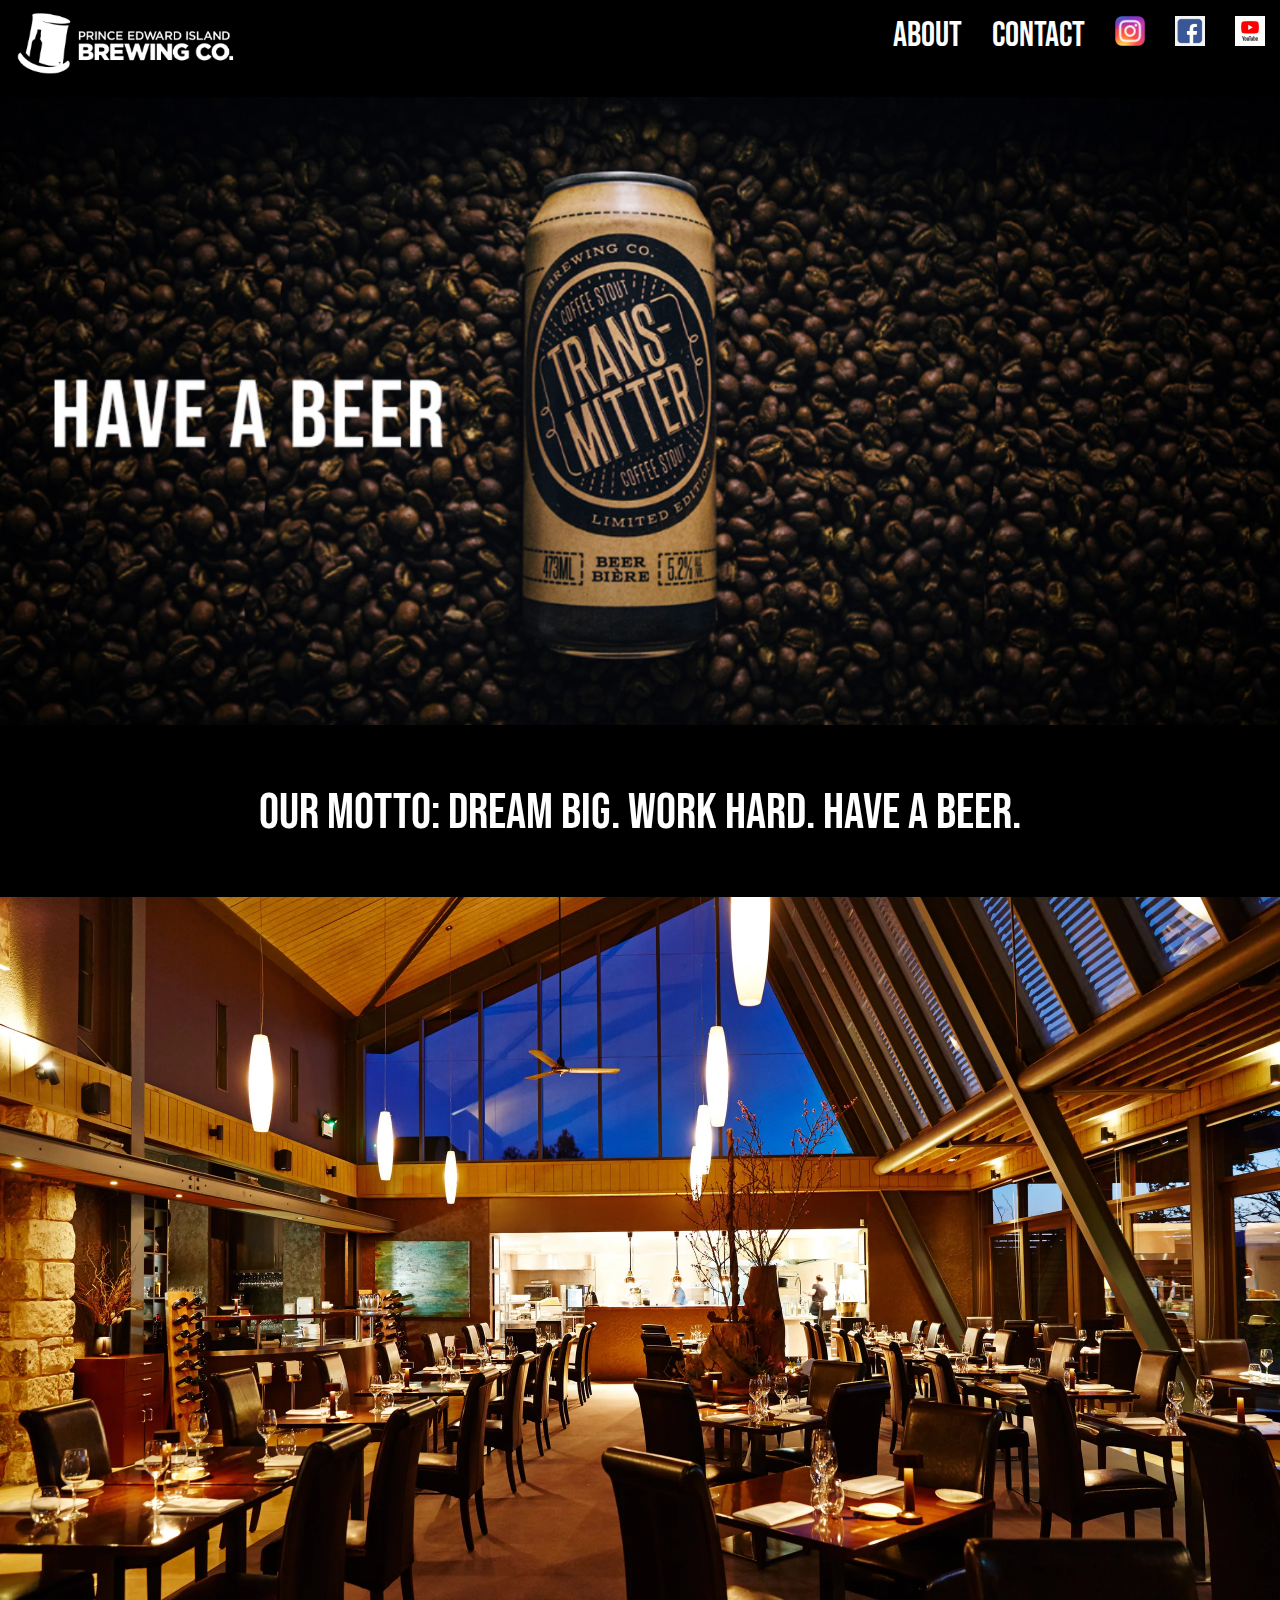
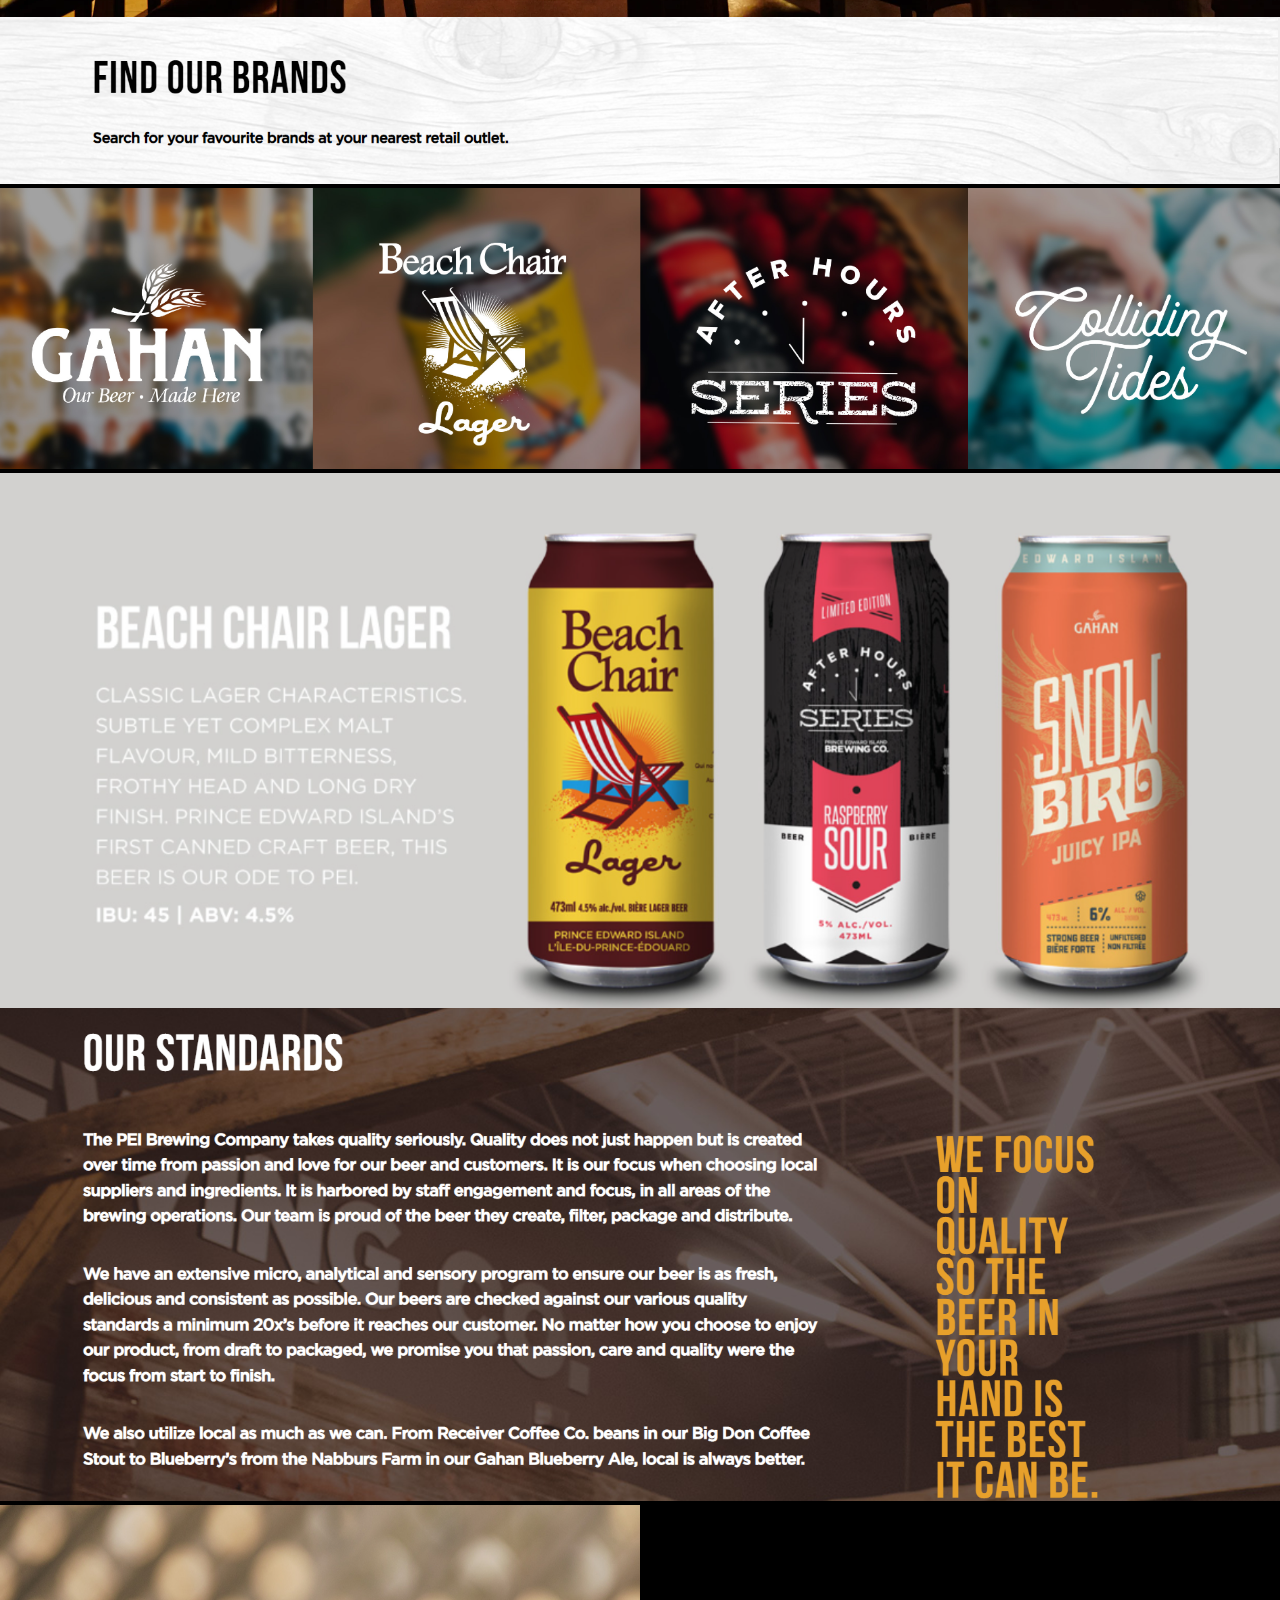
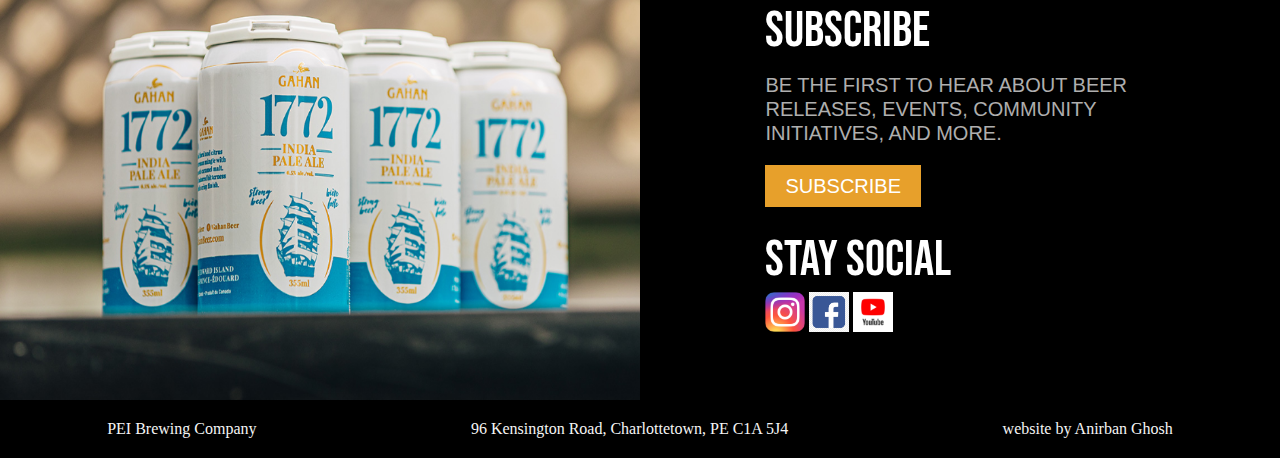
<file: index.html>
<!DOCTYPE html>
<html lang="en">
<head>
    <meta charset="UTF-8">
    <meta http-equiv="X-UA-Compatible" content="IE=edge">
    <meta name="viewport" content="width=device-width, initial-scale=1.0">
    <title>PEI Brewing Company - Homepage</title>
    <link rel="icon" href="PeiBrewingCoImages/pngtree-black-magician-hat-illustration-image_1217508.jpg" type="image/x-icon">
    <link href="https://fonts.googleapis.com/css2?family=Bebas+Neue&display=swap" rel="stylesheet">
    <link rel="stylesheet" href="landingpage.css">
    <!-- <link rel="stylesheet" href="About.css"> -->
</head>
<body>
    <div class="nav-bar">
        <a href=""><img class="logo" src="PeiBrewingCoImages/logo.png" alt=""></a>
            
        <ul class="options" id="nav-links">
            <li><a  href="About.html"> About</a></li>
            <li><a  href="Contact.html">Contact</a></li>
            <li><a class="navlinks-socialmedia" href="https://www.instagram.com/peibrewingcompany/" target="_blank"><img src="PeiBrewingCoImages/instagram.webp" alt="" width="40px"></a></li>
            <li><a class="navlinks-socialmedia" href="https://www.facebook.com/peibrewingcompany/" target="_blank"><img src="PeiBrewingCoImages/facebook.png" alt="" width="40px"></a></li>
            <li><a class="navlinks-socialmedia"  href="https://www.youtube.com/channel/UCuQU1kJf3y2RfQ0jwSsU7AQ" target="_blank"><img src="PeiBrewingCoImages/youtube.webp" alt="" width="40px"></a></li>
        </ul>
        
        <div class="hamburger">
            <a href="#" class="hm" ></a>
            <a href="#" class="hm" ></a>
            <a href="#" class="hm" ></a>
        </div>
    </div>
    <img src="PeiBrewingCoImages/slider3.png" alt="">
    <div class="motto">
        <h1 class="motto-text">Our Motto: Dream Big. Work Hard. Have a Beer.</h1>
    </div>
    <div class="container">
       <div class="wrapper">
           <img src="PeiBrewingCoImages/2560x1440.jpg">
          <img src="PeiBrewingCoImages/slider1.png">
          <img src="PeiBrewingCoImages/slider2.png">
       </div>
    </div>
    <!-- Our Brands -->
    <div>
        <img src="PeiBrewingCoImages/OurBrands.png" alt="" width="100%">
    </div>
    <div class="our-brands">
        <img src="PeiBrewingCoImages/our-brands.png" alt="" width="100%">
    </div>
    <!-- Basic structure of slider -->
    <div class="container_1">
    <!-- Area of the images -->
       <div class="wrapper_1">
          <img src="PeiBrewingCoImages/one.png">
          <img src="PeiBrewingCoImages/two.png">
          <img src="PeiBrewingCoImages/three.png">
          <img src="PeiBrewingCoImages/four.png">
       </div>
    
    </div>
    <div class="standards">
        <img src="PeiBrewingCoImages/our standards.png" alt="" width="100%">
    </div>
    <div class="anirban-box-subscribe">
        <img class="anirban-pictures-to-be-flexed" src="PeiBrewingCoImages/sub.png" alt="">
        <!-- <img class="anirban-pictures-to-be-flexed" src="PeiBrewingCoImages/sub.png" alt=""> -->
        <div class="anirban-subscribe-div">
            <h1 class="anirban-bold-heading">subscribe</h1>
            <p class="anirban-bold-paragraph">BE THE FIRST TO HEAR ABOUT BEER RELEASES, EVENTS, COMMUNITY INITIATIVES, AND MORE.</p>
            <a href="Subscribe.html" target="_blank" class="button">SUBSCRIBE</a>
            <h1 class="anirban-bold-heading">STAY SOCIAL</h1>
            <div class="anirban-socialmedia-links">
                <a href="https://www.instagram.com/peibrewingcompany/" target="_blank"><img class="anirban-socialmedia-links-icons" src="PeiBrewingCoImages/instagram.webp" alt=""></a>
                <a href="https://www.facebook.com/peibrewingcompany/" target="_blank"><img class="anirban-socialmedia-links-icons"  src="PeiBrewingCoImages/facebook.png" alt=""></a>
                <a href="https://www.youtube.com/channel/UCuQU1kJf3y2RfQ0jwSsU7AQ" target="_blank"><img class="anirban-socialmedia-links-icons"  src="PeiBrewingCoImages/youtube.webp" alt=""></a>
            </div>
        </div>
    </div>

    <footer>
        <div class="seventhdiv">
                <p class="minif">PEI Brewing Company</p>
                <p class="minif">96 Kensington Road, Charlottetown, PE C1A 5J4</p>
                <p class="minif">website by Anirban Ghosh </p>
        </div>
    </footer>

    <script src="landingpage.js"></script>
</body>
</html>
</file>
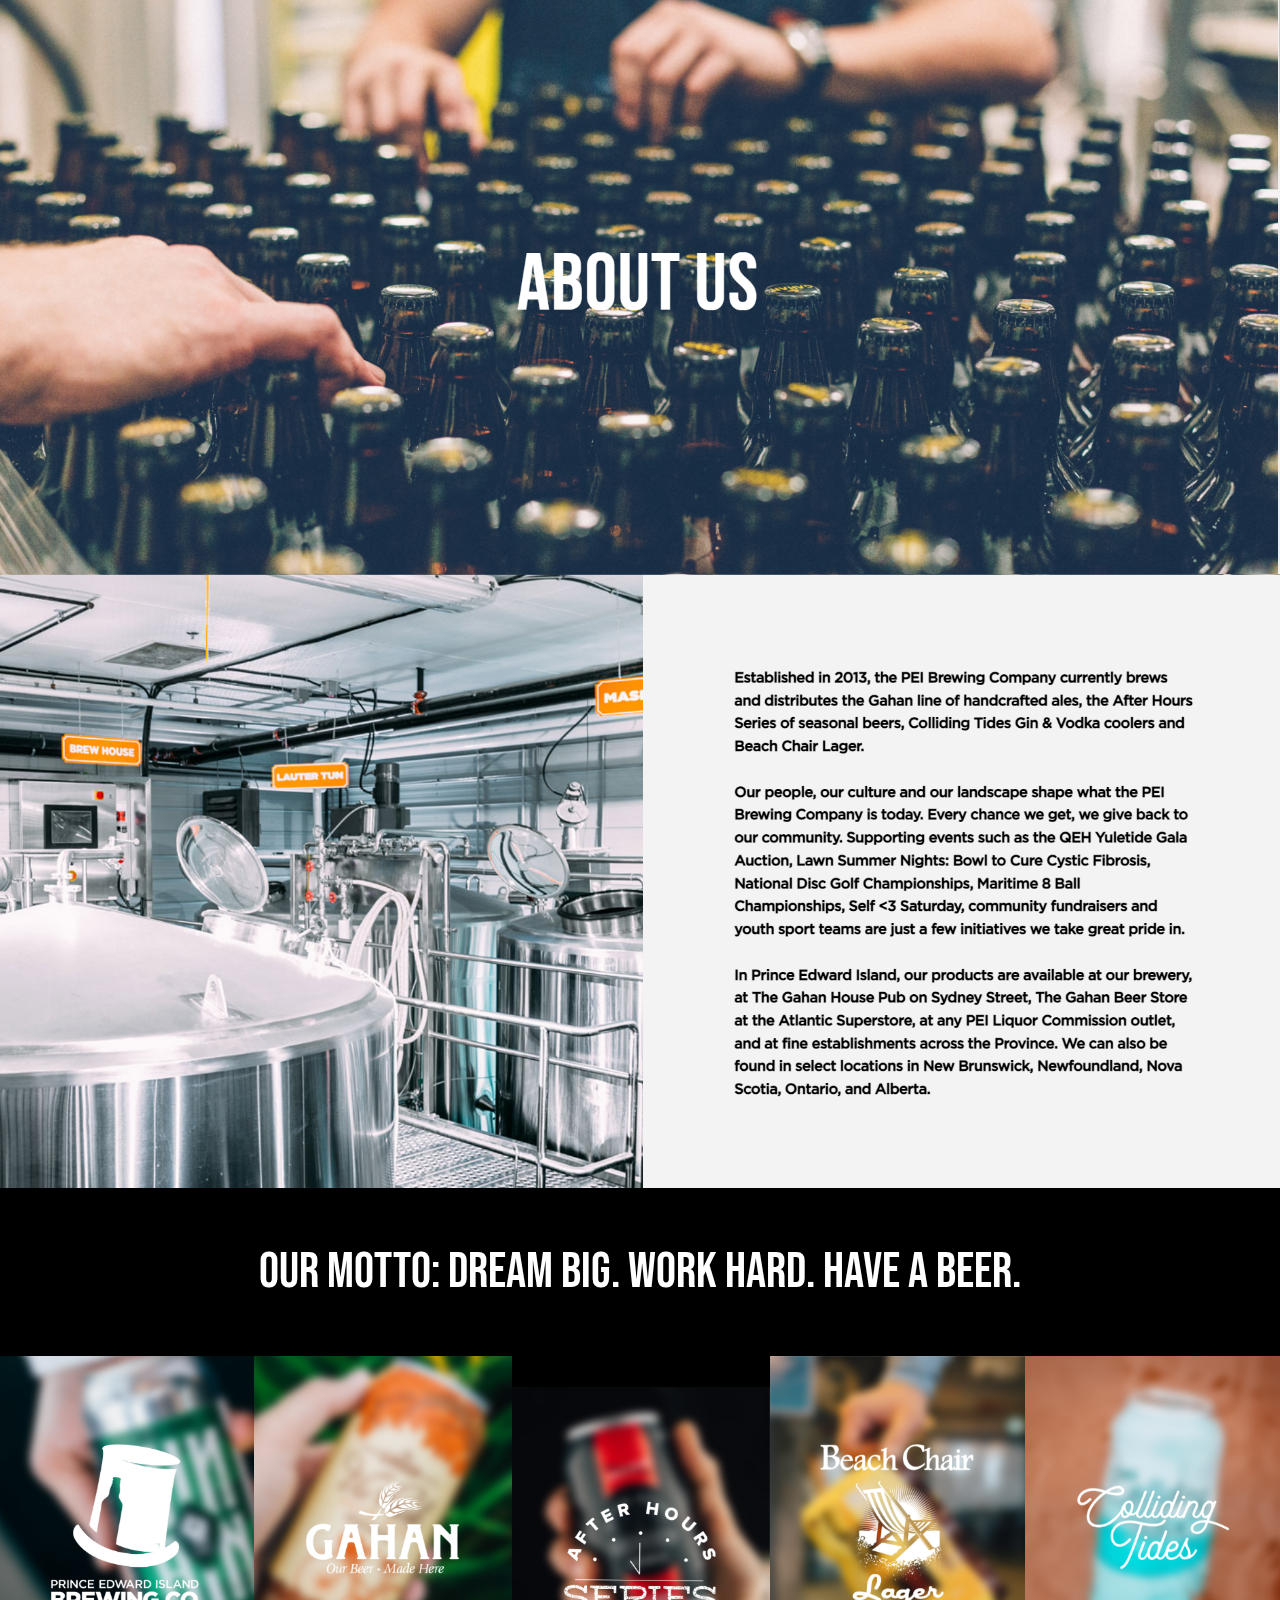
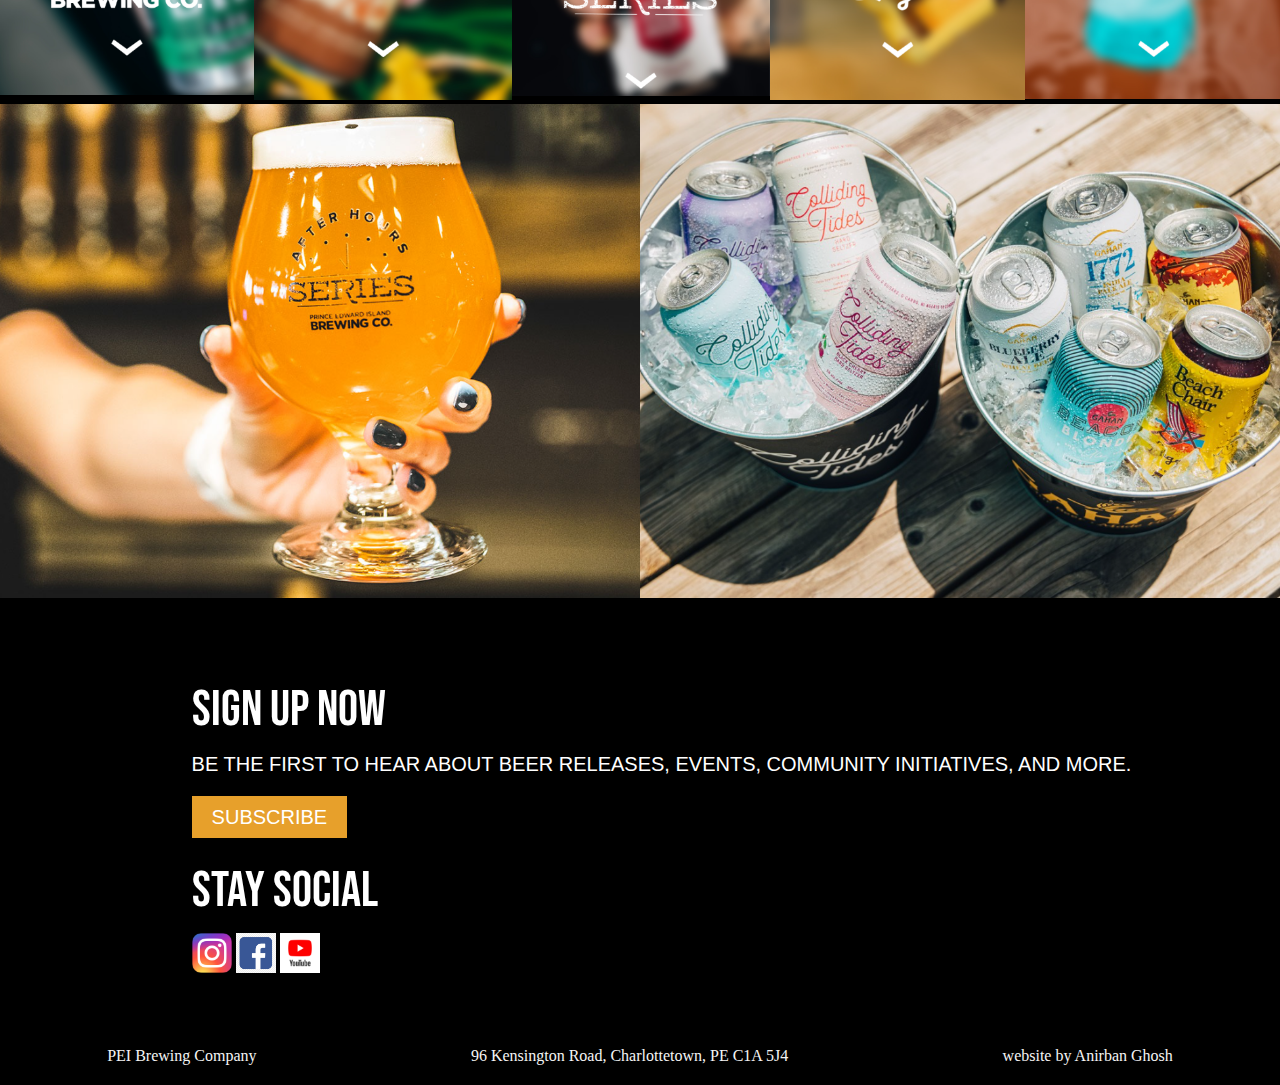
<file: About.html>
<!DOCTYPE html>
<html lang="en">
<head>
    <meta charset="UTF-8">
    <meta http-equiv="X-UA-Compatible" content="IE=edge">
    <meta name="viewport" content="width=device-width, initial-scale=1.0">
    <title>About Us - PEI Brewing Company</title>
    <link rel="icon" href="PeiBrewingCoImages/pngtree-black-magician-hat-illustration-image_1217508.jpg" type="image/x-icon">
    <link href="https://fonts.googleapis.com/css2?family=Bebas+Neue&display=swap" rel="stylesheet">
    <link rel="stylesheet" href="Contact.css">
    <link rel="stylesheet" href="About.css">
</head>
<body>
    <div class="about-image flex">
        <img src="PeiBrewingCoImages/aboutpic.png" alt="" width="100%">
    </div>
    <div class="history-image flex">
        <img src="PeiBrewingCoImages/story.png" alt="" width="100%">
    </div>
    <div class="motto">
        <h1 class="motto-text">Our Motto: Dream Big. Work Hard. Have a Beer.</h1>
    </div>
    <div class="cards-div">
        <div class="cards">
            <a href="#"><img class="overflow" src="PeiBrewingCoImages/first-card.png" alt="">
        </div>
        <div class="cards">
            <a href="#"><img class="overflow" src="PeiBrewingCoImages/second_card.png" alt=""></a>
        </div>
        <div class="cards">
            <a href="#"><img class="overflow" src="PeiBrewingCoImages/third_card_1.png" alt=""></a>
        </div>
        <div class="cards"> 
            <a href="#"><img class="overflow" src="PeiBrewingCoImages/fourth_card.png" alt=""></a>
        </div>
        <div class="cards">
            <a href="#"><img class="overflow" src="PeiBrewingCoImages/fifth_card.png" alt=""></a>
        </div>
    </div>

    <div class="flex">
        <img src="PeiBrewingCoImages/aboutpage-subscribe.png" alt="" width="50%" class="responsive">
        <img src="PeiBrewingCoImages/sixthdiv.png" alt="" width="50%" class="responsive">
        <div class="subs">
            <h1 class="heading1">SIGN UP NOW</h1>
            <p id="one" class="miniinfo">BE THE FIRST TO HEAR ABOUT BEER RELEASES, EVENTS, COMMUNITY INITIATIVES, AND MORE.</p>
            <a href="Subscribe.html" target="_blank" class="button">SUBSCRIBE</a>
            <h1 class="heading1">STAY SOCIAL</h1>
            <div class="socialmedia">
                <a href="https://www.instagram.com/peibrewingcompany/" target="_blank"><img  src="PeiBrewingCoImages/instagram.webp" alt="" width="40px"></a>
                 <a href="https://www.facebook.com/peibrewingcompany/" target="_blank"><img  src="PeiBrewingCoImages/facebook.png" alt="" width="40px"></a>
                 <a href="https://www.youtube.com/channel/UCuQU1kJf3y2RfQ0jwSsU7AQ" target="_blank"><img src="PeiBrewingCoImages/youtube.webp" alt="" width="40px"></a>
            </div>
        </div>
    </div>
    <footer>
        <div class="seventhdiv">
                <p class="minif">PEI Brewing Company</p>
                <p class="minif">96 Kensington Road, Charlottetown, PE C1A 5J4</p>
                <p class="minif">website  by Anirban Ghosh </p>
        </div>
    </footer>
</body>
</html>
</file>
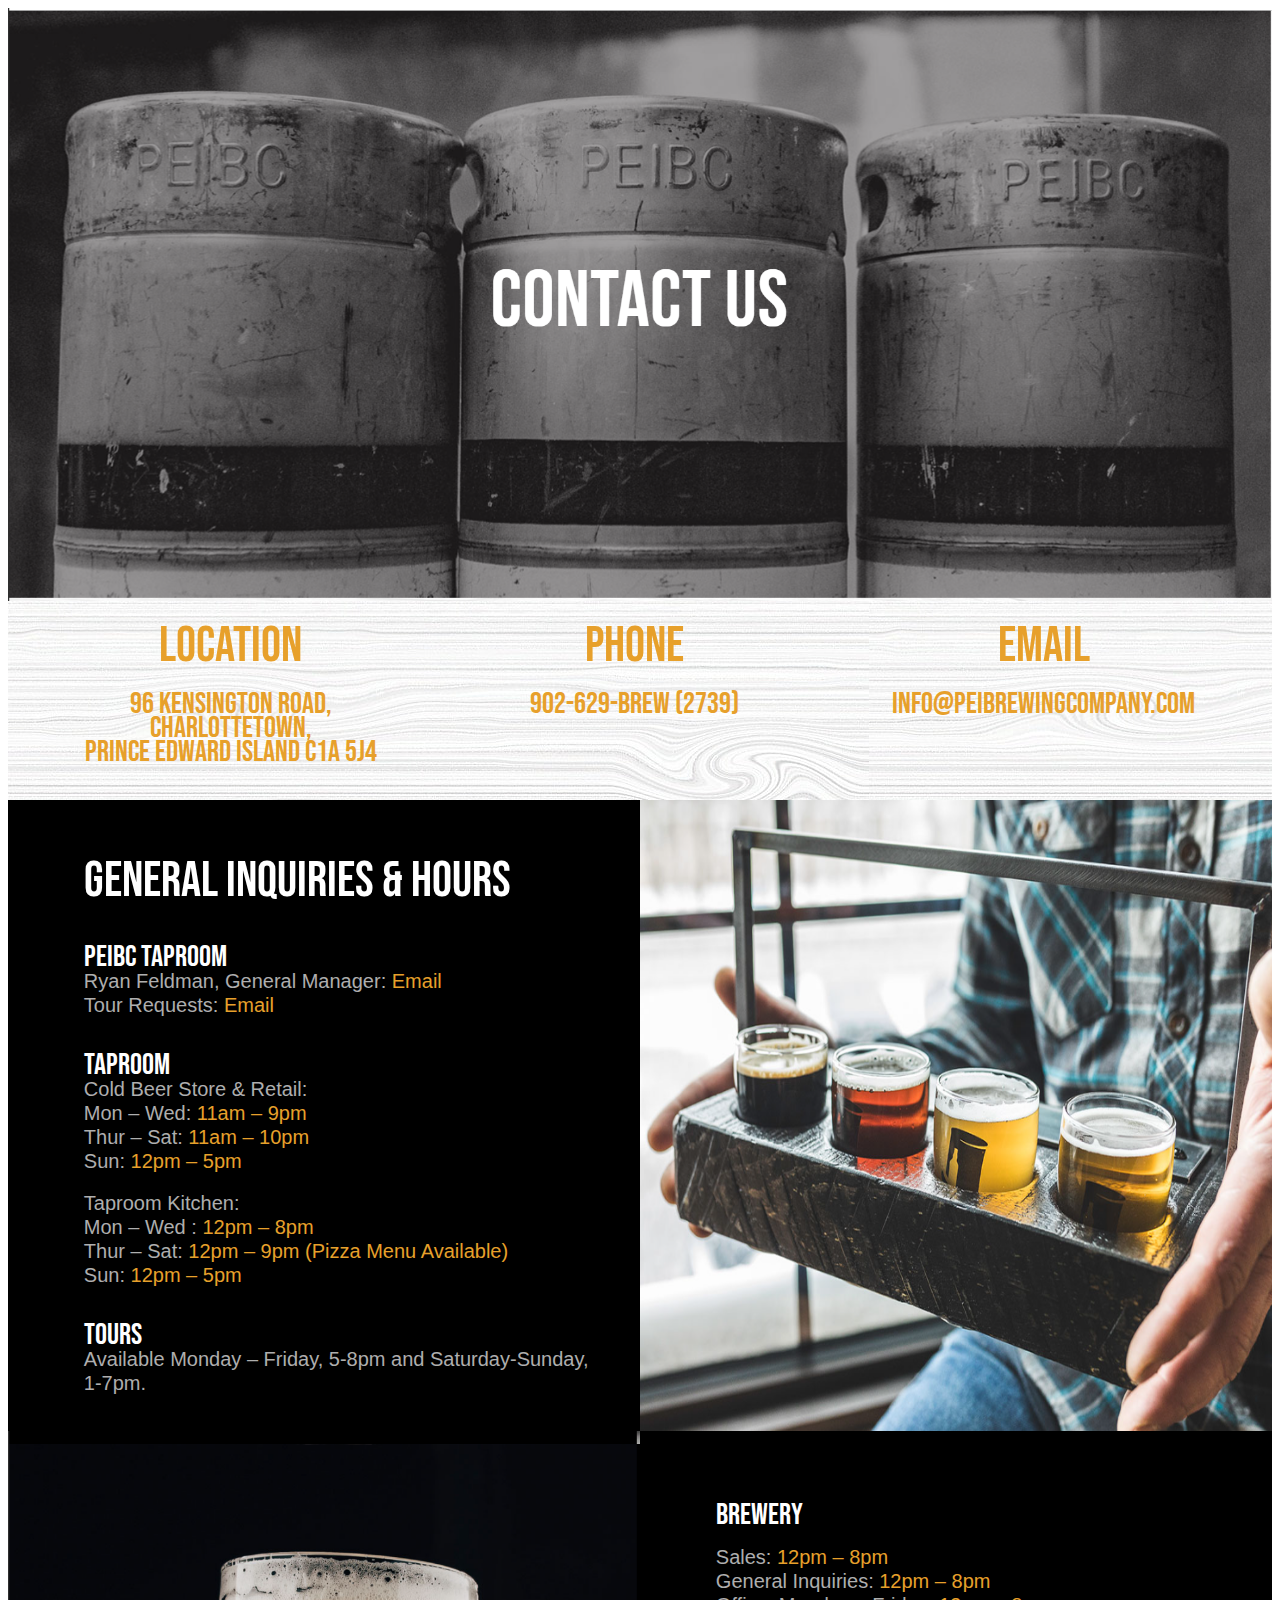
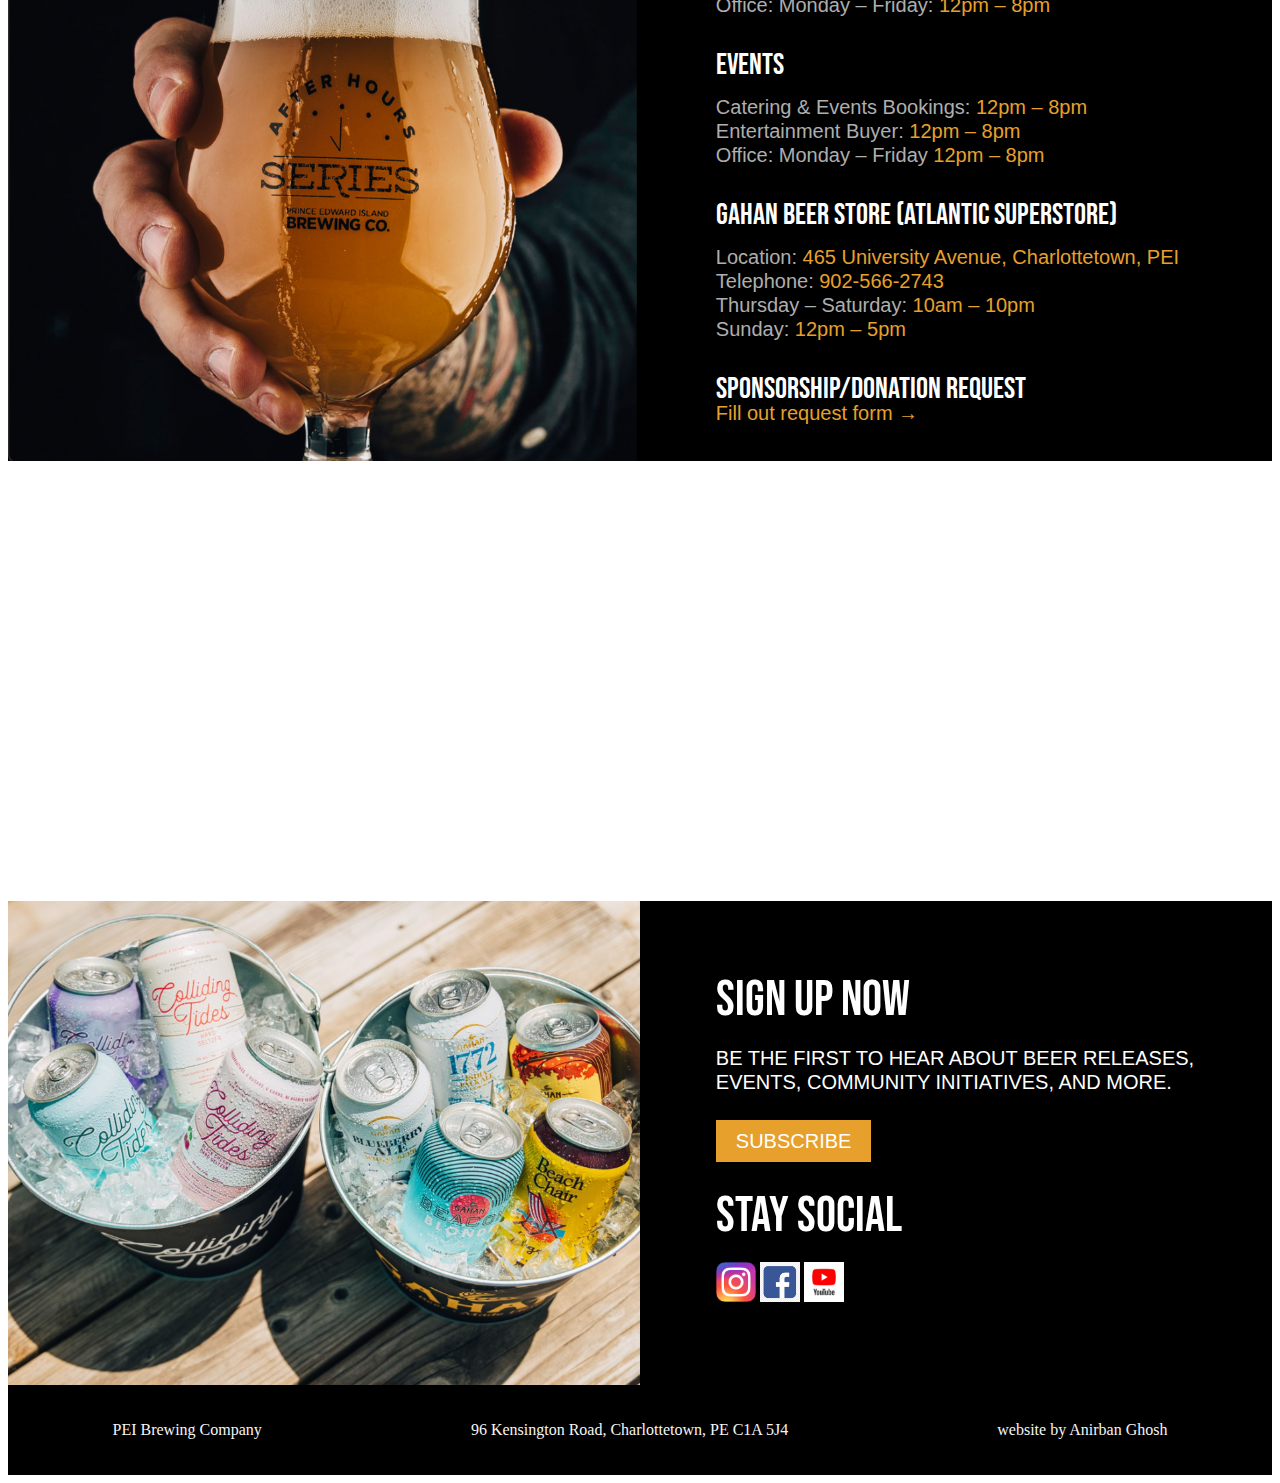
<file: Contact.html>
<!DOCTYPE html>
<html lang="en">
<head>
    <meta charset="UTF-8">
    <meta http-equiv="X-UA-Compatible" content="IE=edge">
    <meta name="viewport" content="width=device-width, initial-scale=1.0">
    <title>Contact - PEI Brewing Company</title>
    <link rel="icon" href="PeiBrewingCoImages/pngtree-black-magician-hat-illustration-image_1217508.jpg" type="image/x-icon">
    <link rel="stylesheet" href="Contact.css">
    <link href="https://fonts.googleapis.com/css2?family=Bebas+Neue&display=swap" rel="stylesheet">
</head>
<body>
    <div class="flex">
        <img src="PeiBrewingCoImages/contactus.png" alt="" width="100%">
    </div>
    <div class="seconddiv">
        <div class="one">
            <h1 class="heading">LOCATION</h1>
            <p class="info">96 Kensington Road,</p>
            <p class="info">Charlottetown,</p>
            <p class="info">Prince Edward Island C1A 5J4</p>
            <br><br>
        </div>
        <div class="two">
            <h1 class="heading">PHONE</h1>
            <p class="info">902-629-BREW (2739)</p>
        </div>
        <div class="three">
            <h1 class="heading">EMAIL</h1>
            <p class="info">info@peibrewingcompany.com</p>
        </div>
    </div>
    <div class="flex flexs">
        <div class="four">
            <br><br>
            <h1 class="heading1">General Inquiries & HOURS</h1>
            <br>
            <p class="info1">PEIBC Taproom</p>
            <p class="miniinfo">Ryan Feldman, General Manager: <a class="email" href="#">Email</a></p>
            <p class="miniinfo">Tour Requests: <a class="email" href="#">Email</a></p>
            <br><br>
            <p class="info1">Taproom</p>
            <p class="miniinfo">Cold Beer Store & Retail:</p>
            <p class="miniinfo">Mon – Wed: <span class="emailclick" href="#">11am – 9pm</span></p>
            <p class="miniinfo">Thur – Sat:  <span class="emailclick" href="#">11am – 10pm</span></p>
            <p class="miniinfo">Sun: <span class="emailclick" href="#">12pm – 5pm</span></p>
            <br>
            <p class="miniinfo">Taproom Kitchen:</p>
            <p class="miniinfo">Mon – Wed : <span class="emailclick" href="#">12pm – 8pm</span></p>
            <p class="miniinfo">Thur – Sat: <span class="emailclick" href="#">12pm – 9pm (Pizza Menu Available)</span></p>
            <p class="miniinfo">Sun: <span class="emailclick" href="#">12pm – 5pm</span></p>
            <br><br>
            <p class="info1">Tours</p>
            <p class="miniinfo">Available Monday – Friday, 5-8pm and Saturday-Sunday,</p>
            <p class="miniinfo">1-7pm.</p>
            <br><br>
        </div>
            <img src="PeiBrewingCoImages/thirddiv.png" alt="" class="responsive" width="50%">
    </div>
    <div class="flex">
        <img src="PeiBrewingCoImages/fourthdiv.png" alt="" class="responsive" width="50%">
        <div class="five">
            <br><br><br><br>
            <h1 class="info1">Brewery</h1>
            <br>
            <p class="miniinfo">Sales: <span class="emailclick" href="#">12pm – 8pm</span></p>
            <p class="miniinfo">General Inquiries: <span class="emailclick" href="#">12pm – 8pm</span></p>
            <p class="miniinfo">Office: Monday – Friday: <span class="emailclick" href="#">12pm – 8pm</span></p>
            <br><br>
            <h1 class="info1">Events</h1>
            <br>
            <p class="miniinfo">Catering & Events Bookings: <span class="emailclick" href="#">12pm – 8pm</span></p>
            <p class="miniinfo">Entertainment Buyer: <span class="emailclick" href="#">12pm – 8pm</span></p>
            <p class="miniinfo">Office: Monday – Friday <span class="emailclick" href="#">12pm – 8pm</span></p>
            <br><br>
            <h1 class="info1">Gahan Beer Store (Atlantic Superstore)</h1>
            <br>
            <p class="miniinfo">Location: <span class="emailclick" href="#">465 University Avenue, Charlottetown, PEI</a></p>
            <p class="miniinfo">Telephone: <span class="emailclick" href="#">902-566-2743</span></p>
            <p class="miniinfo">Thursday – Saturday: <span class="emailclick" href="#">10am – 10pm</span></p>
            <p class="miniinfo">Sunday: <span class="emailclick" href="#">12pm – 5pm</span></p>
            <br><br>
            <h1 class="info1">Sponsorship/Donation Request</h1>
            <p class="miniinfo"><a class="emailclick" href="sponsorship.html">Fill out request form →</a></p>
            <br><br>
        </div>
    </div>
    <br>
    <div class="wpb_map_wraper"><iframe src="https://www.google.com/maps/embed?pb=!1m18!1m12!1m3!1d2758.8831664321983!2d-63.117205448162196!3d46.252550379015695!2m3!1f0!2f0!3f0!3m2!1i1024!2i768!4f13.1!3m3!1m2!1s0x4b5e52be337a4f07%3A0xbc42d79a9cce3025!2sPrince%20Edward%20Island%20Brewing%20Company!5e0!3m2!1sen!2sca!4v1568326881000!5m2!1sen!2sca" width="100%" height="400" frameborder="0" style="border: 0px; pointer-events: none;" allowfullscreen=""></iframe></div>
    <br>
    <div class="flex">
        <img src="PeiBrewingCoImages/sixthdiv.png" alt="" width="50%" class="responsive">
        <div class="sixth">
            <br><br><br>
            <h1 class="heading1">SIGN UP NOW</h1>
            <p id="one" class="miniinfo">BE THE FIRST TO HEAR ABOUT BEER RELEASES, EVENTS, COMMUNITY INITIATIVES, AND MORE.</p>
            <br><br>
            <a href="Subscribe.html" target="_blank" class="button">SUBSCRIBE</a><br><br>
            <h1 class="heading1">STAY SOCIAL</h1>
            <div class="seventh">
                <a href="https://www.instagram.com/peibrewingcompany/" target="_blank"><img src="PeiBrewingCoImages/instagram.webp" alt="" width="40px"></a>
                <a href="https://www.facebook.com/peibrewingcompany/" target="_blank"><img src="PeiBrewingCoImages/facebook.png" alt="" width="40px"></a>
                <a href="https://www.youtube.com/channel/UCuQU1kJf3y2RfQ0jwSsU7AQ" target="_blank"><img src="PeiBrewingCoImages/youtube.webp" alt="" width="40px"></a>
            </div>
        </div>
    </div>
    <footer>
        <div class="seventhdiv">
                <p class="minif">PEI Brewing Company</p>
                <p class="minif">96 Kensington Road, Charlottetown, PE C1A 5J4</p>
                <p class="minif">website by Anirban Ghosh </p>
        </div>
    </footer>
</body>
</html>
</file>
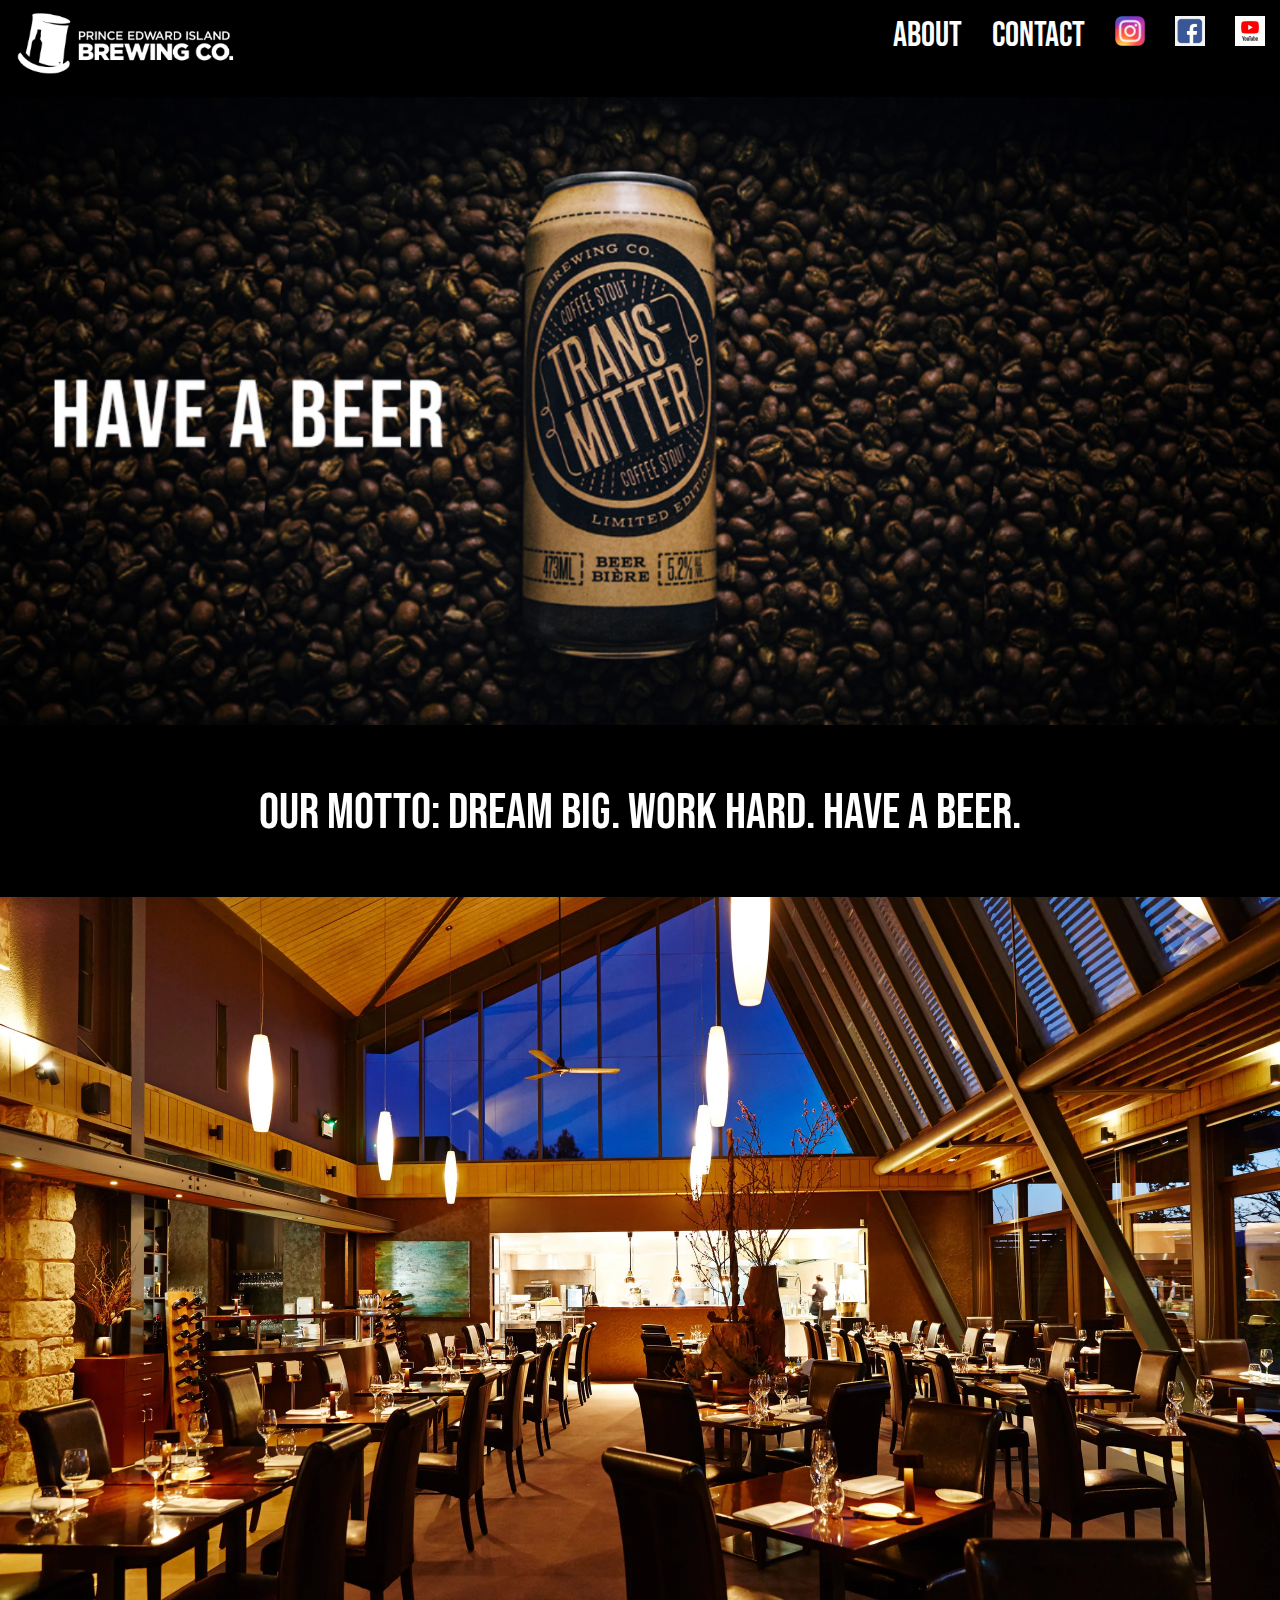
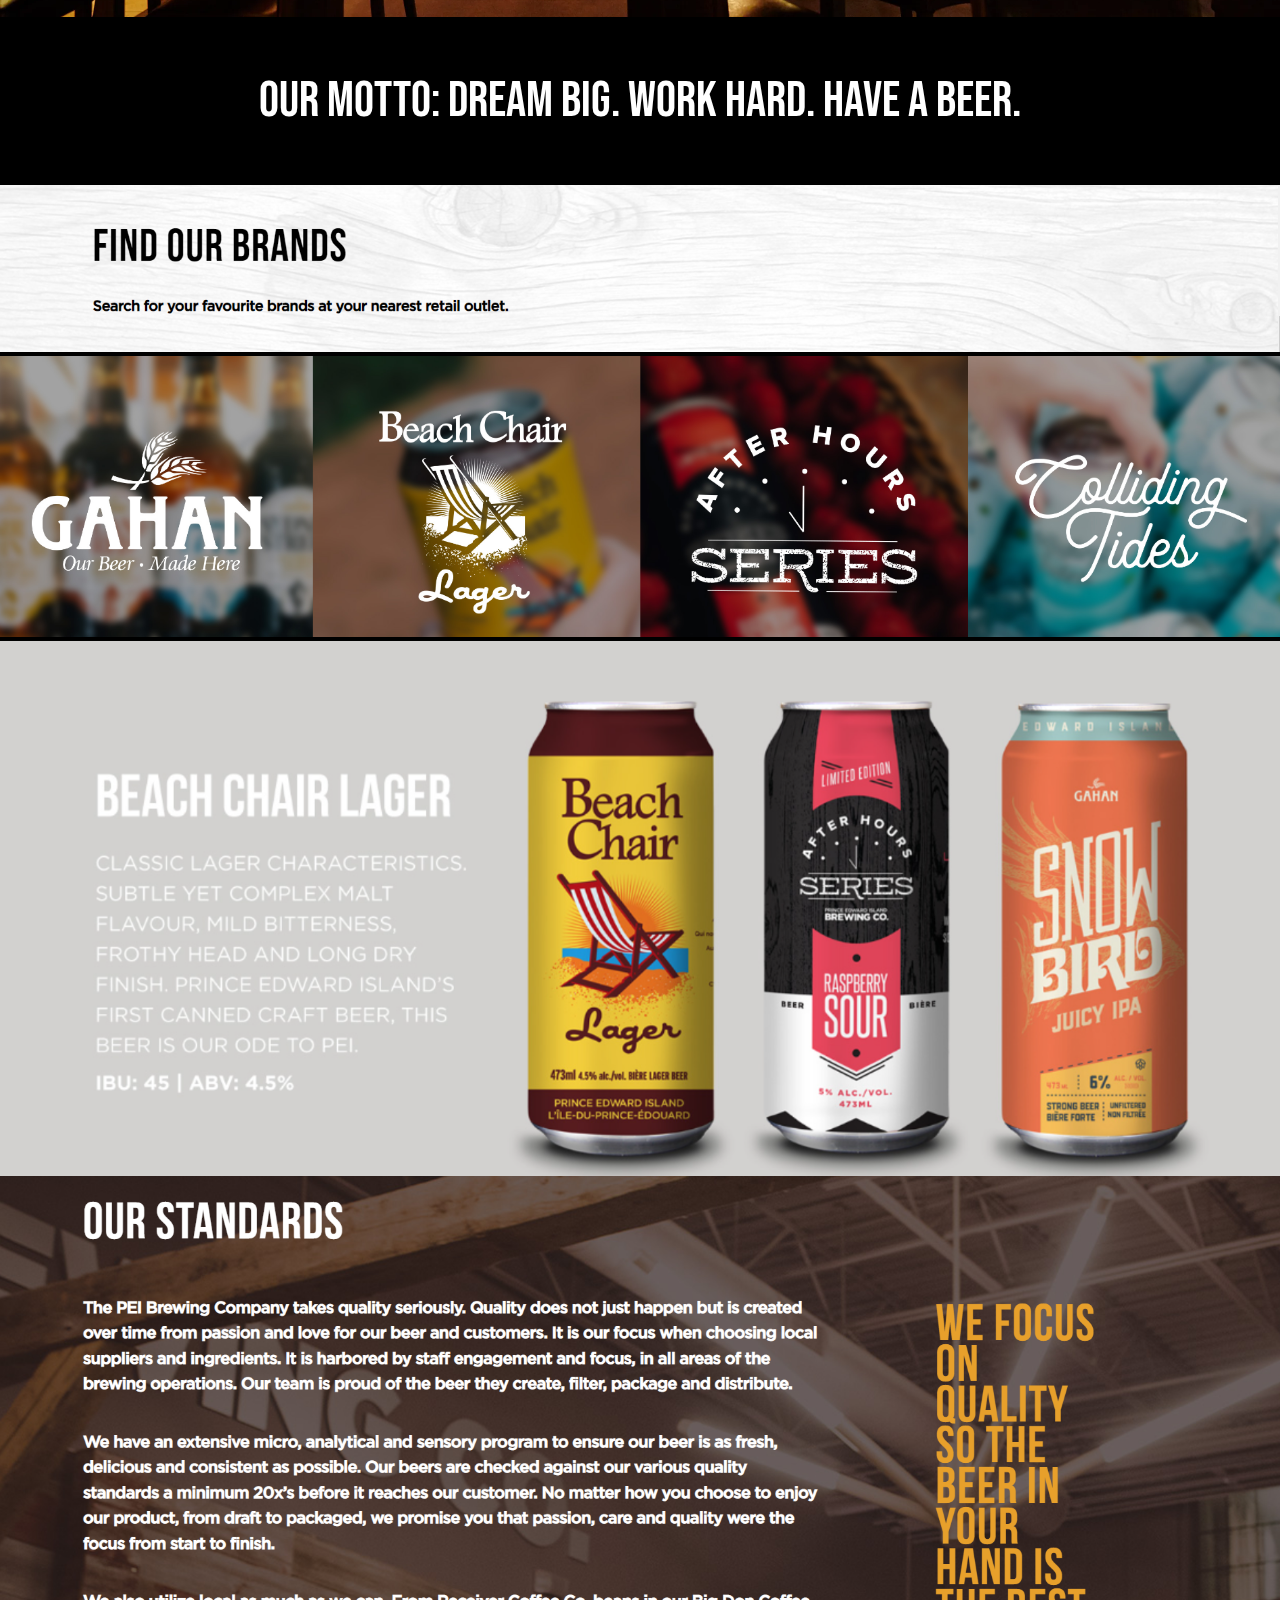
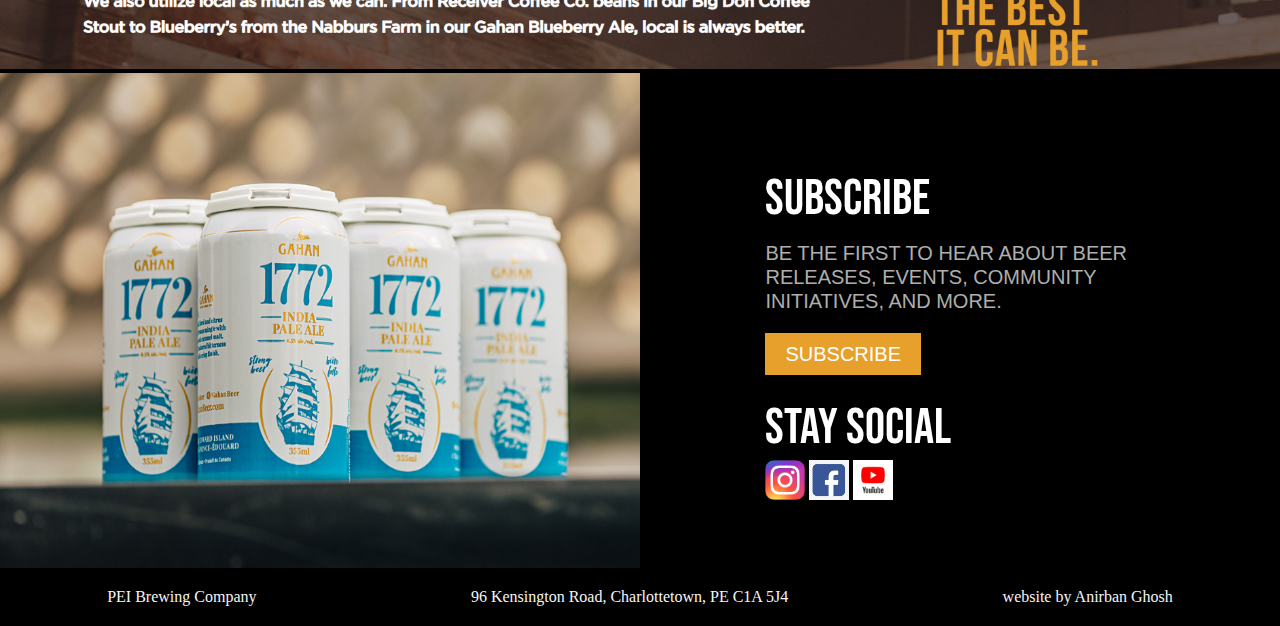
<file: landingpage.html>
<!DOCTYPE html>
<html lang="en">
<head>
    <meta charset="UTF-8">
    <meta http-equiv="X-UA-Compatible" content="IE=edge">
    <meta name="viewport" content="width=device-width, initial-scale=1.0">
    <title>PEI Brewing Company - Homepage</title>
    <link rel="icon" href="PeiBrewingCoImages/pngtree-black-magician-hat-illustration-image_1217508.jpg" type="image/x-icon">
    <link href="https://fonts.googleapis.com/css2?family=Bebas+Neue&display=swap" rel="stylesheet">
    <link rel="stylesheet" href="landingpage.css">
    <!-- <link rel="stylesheet" href="About.css"> -->
</head>
<body>
    <div class="nav-bar">
        <a href=""><img class="logo" src="PeiBrewingCoImages/logo.png" alt=""></a>
            
        <ul class="options" id="nav-links">
            <li><a  href="About.html"> About</a></li>
            <li><a  href="Contact.html">Contact</a></li>
            <li><a class="navlinks-socialmedia" href="https://www.instagram.com/peibrewingcompany/" target="_blank"><img src="PeiBrewingCoImages/instagram.webp" alt="" width="40px"></a></li>
            <li><a class="navlinks-socialmedia" href="https://www.facebook.com/peibrewingcompany/" target="_blank"><img src="PeiBrewingCoImages/facebook.png" alt="" width="40px"></a></li>
            <li><a class="navlinks-socialmedia"  href="https://www.youtube.com/channel/UCuQU1kJf3y2RfQ0jwSsU7AQ" target="_blank"><img src="PeiBrewingCoImages/youtube.webp" alt="" width="40px"></a></li>
        </ul>
        
        <div class="hamburger">
            <a href="#" class="hm" ></a>
            <a href="#" class="hm" ></a>
            <a href="#" class="hm" ></a>
        </div>
    </div>
    <img src="PeiBrewingCoImages/slider3.png" alt="">
    <div class="motto">
        <h1 class="motto-text">Our Motto: Dream Big. Work Hard. Have a Beer.</h1>
    </div>
    <div class="container">
       <div class="wrapper">
           <img src="PeiBrewingCoImages/2560x1440.jpg">
          <img src="PeiBrewingCoImages/slider1.png">
          <img src="PeiBrewingCoImages/slider2.png">
       </div>
    </div>
    <div class="motto">
        <h1 class="motto-text">Our Motto: Dream Big. Work Hard. Have a Beer.</h1>
    </div>
    <!-- Our Brands -->
    <div>
        <img src="PeiBrewingCoImages/OurBrands.png" alt="" width="100%">
    </div>
    <div class="our-brands">
        <img src="PeiBrewingCoImages/our-brands.png" alt="" width="100%">
    </div>
    <!-- Basic structure of slider -->
    <div class="container_1">
    <!-- Area of the images -->
       <div class="wrapper_1">
          <img src="PeiBrewingCoImages/one.png">
          <img src="PeiBrewingCoImages/two.png">
          <img src="PeiBrewingCoImages/three.png">
          <img src="PeiBrewingCoImages/four.png">
       </div>
    
    </div>
    <div class="standards">
        <img src="PeiBrewingCoImages/our standards.png" alt="" width="100%">
    </div>
    <div class="anirban-box-subscribe">
        <img class="anirban-pictures-to-be-flexed" src="PeiBrewingCoImages/sub.png" alt="">
        <!-- <img class="anirban-pictures-to-be-flexed" src="PeiBrewingCoImages/sub.png" alt=""> -->
        <div class="anirban-subscribe-div">
            <h1 class="anirban-bold-heading">subscribe</h1>
            <p class="anirban-bold-paragraph">BE THE FIRST TO HEAR ABOUT BEER RELEASES, EVENTS, COMMUNITY INITIATIVES, AND MORE.</p>
            <a href="Subscribe.html" target="_blank" class="button">SUBSCRIBE</a>
            <h1 class="anirban-bold-heading">STAY SOCIAL</h1>
            <div class="anirban-socialmedia-links">
                <a href="https://www.instagram.com/peibrewingcompany/" target="_blank"><img class="anirban-socialmedia-links-icons" src="PeiBrewingCoImages/instagram.webp" alt=""></a>
                <a href="https://www.facebook.com/peibrewingcompany/" target="_blank"><img class="anirban-socialmedia-links-icons"  src="PeiBrewingCoImages/facebook.png" alt=""></a>
                <a href="https://www.youtube.com/channel/UCuQU1kJf3y2RfQ0jwSsU7AQ" target="_blank"><img class="anirban-socialmedia-links-icons"  src="PeiBrewingCoImages/youtube.webp" alt=""></a>
            </div>
        </div>
    </div>

    <footer>
        <div class="seventhdiv">
                <p class="minif">PEI Brewing Company</p>
                <p class="minif">96 Kensington Road, Charlottetown, PE C1A 5J4</p>
                <p class="minif">website by Anirban Ghosh </p>
        </div>
    </footer>

    <script src="landingpage.js"></script>
</body>
</html>
</file>
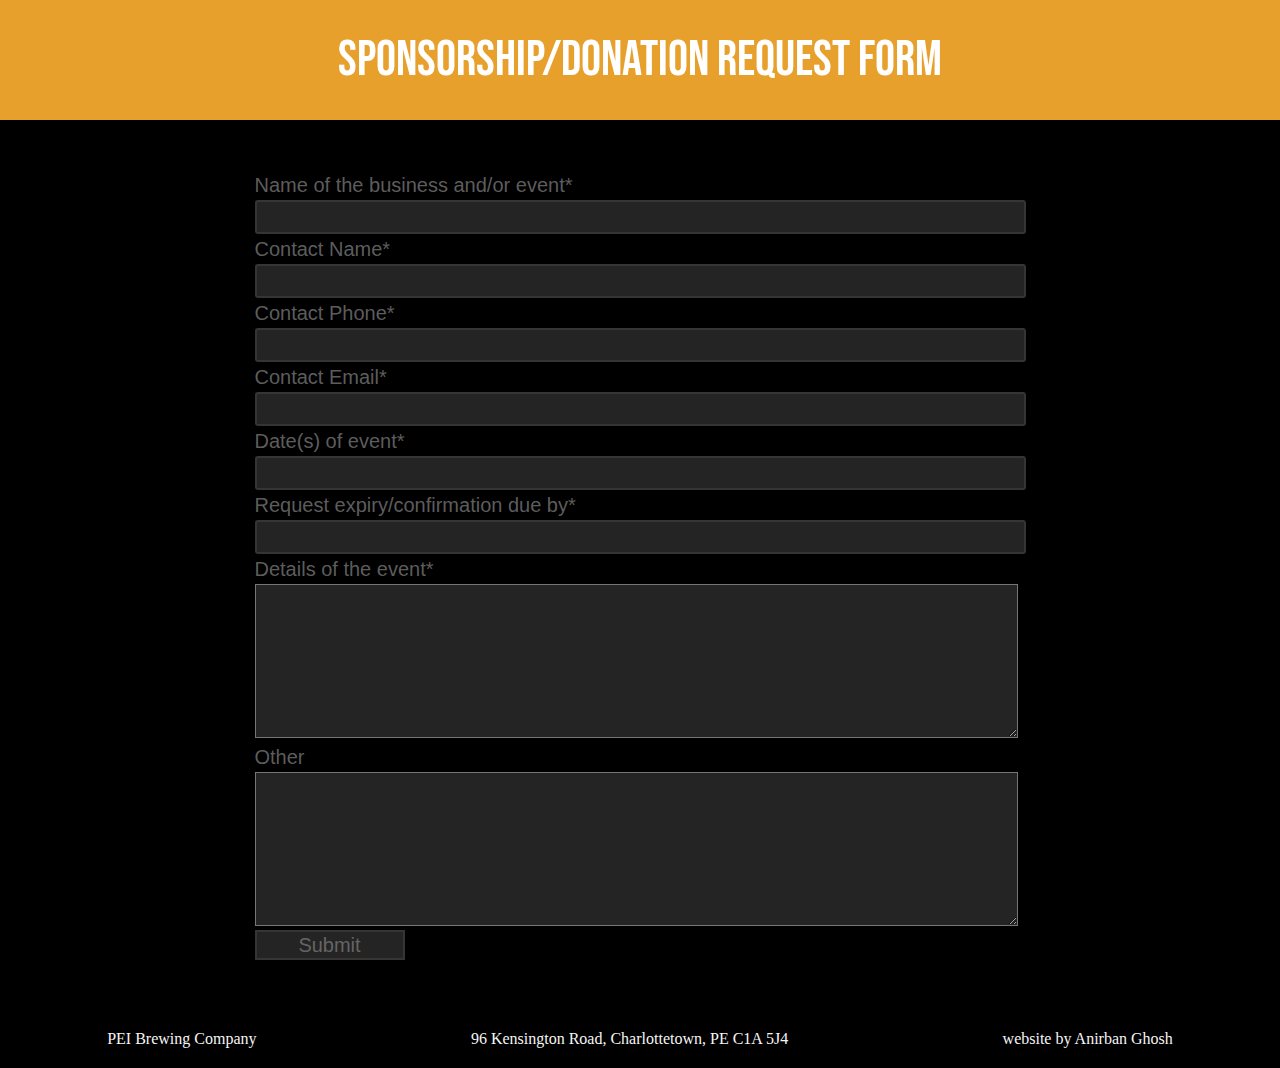
<file: sponsorship.html>
<!DOCTYPE html>
<html lang="en">
<head>
    <meta charset="UTF-8">
    <meta http-equiv="X-UA-Compatible" content="IE=edge">
    <meta name="viewport" content="width=device-width, initial-scale=1.0">
    <title>Sponsorship/Donation Request Form - PEI Brewing Company</title>
    <link rel="stylesheet" href="sponsorship.css">
    <link href="https://fonts.googleapis.com/css2?family=Bebas+Neue&display=swap" rel="stylesheet">
    <link rel="icon" href="PeiBrewingCoImages/pngtree-black-magician-hat-illustration-image_1217508.jpg" type="image/x-icon">
</head>
<body>
    <div class="horizontal_bar">
        <p class="horizontal-bar-text horizontal_bar">SPONSORSHIP/DONATION REQUEST FORM</p>
    </div>
<div class="seconddiv_form flex">
    <form action="action.js">
        <div><label for="emailaddress" class="b">Name of the business and/or event*</label></div>
        <input type="text" id="emailaddress" class="a" size="70">
        <div><label for="firstname" class="b">Contact Name*</label></div>
        <input type="text" id="firstname" class="a" size="70">
        <div><label for="lastname" class="b">Contact Phone*</label></div>
        <input type="text" id="lastname" class="a" size="70">
        <div><label for="postalcode" class="b">Contact Email*</label></div>
        <input type="text" id="postalcode" class="a" size="70">
        <div><label for="date" class="b">Date(s) of event*</label></div>
        <input type="text" id="date" class="a" size="70">
        <div><label for="expiry" class="b">Request expiry/confirmation due by*</label></div>
        <input type="text" id="expiry" class="a" size="70">
        <div><label for="textarea" class="b">Details of the event*</label></div>
        <textarea name="" id="textarea" cols="68" rows="6"></textarea>
        <div><label for="textarea" class="b">Other</label></div>
        <textarea name="" id="textarea" cols="68" rows="6"></textarea>
        <div class="submit_container">
            <input type="submit" class="formEmailButton" name="submit" value="Submit">
        </div>
        
    </form>
</div>
</body>
<footer>
<div class="seventhdiv">
        <p class="minif">PEI Brewing Company</p>
        <p class="minif">96 Kensington Road, Charlottetown, PE C1A 5J4</p>
        <p class="minif">website by Anirban Ghosh </p>
</body>
</html>
</file>
<file: landingpage.css>
*
{
    margin: 0;padding: 0;box-sizing: border-box;
    text-decoration: none;
}
body
{
    overflow-x:initial;background-color: black;
}
.miniinfo
{
    padding: 0;margin: 30px;
    font-family:'Franklin Gothic Medium', 'Arial Narrow', Arial, sans-serif;
    text-align: left;
    color: rgba(255, 255, 255, 0.687);
    font-size: 20px;
    line-height: 24px;
    font-style: normal;
    font-weight: 500;
    margin-left: 12%
}
.subs
{
    align-items:end;
    /* border: solid rgb(236, 252, 12) 3px; */
    background-color: black;
    width: 100%;
    padding: 50px;
    
}
.heading1
{
    font-family: "Bebas Neue",sans-serif;
    color: white;
    font-size: 50px;
    line-height: 24px;
    font-style: normal;
    font-weight: 500;
    margin-top: 50px;
}
.flex
{
    display: flex;
    flex-wrap: wrap;
}
.button
{
    font-family:'Franklin Gothic Medium', 'Arial Narrow', Arial, sans-serif;
    color: white;
    text-decoration: none;
    font-size: 20px;
    margin-left: 12%;
    padding-right: 20px;padding-top: 10px;padding-bottom: 10px;padding-left: 20px;
    background-color: #e7a02b;
}
#one
{
    color: white;
}
.socialmedia
{
    margin-top: 30px;
    margin-left: 60px;
    display:flex;
    margin-left: 12%;
    /* border: red solid 3px;    */
}
.nav-bar
{
    /* display: flex; */
    /* border:red solid 3px; */
    background-color: black;
}
.options
{
    /* border: tomato 3px solid; */
    display: inline-flex;
    float: right;
}
.navlinks-socialmedia
{
    /* display: flex; */
    width: 30px;
}
.options li
{
    margin-top: 4px;
    padding-top: 10px;
    padding-bottom: 10px;
    padding-left: 15px;
    padding-right: 15px;
    display: flex;
    /* border: blue solid 3px; */
}
.options li a
{
    font-family: "Bebas Neue",sans-serif;
    color: white;
    font-size: 35px;
    font-style: normal;
    font-weight: 500;
}
li a:hover
{
    color: #e7a02b;
    transition: 500ms;
    transition-duration: 500ms;

}
#one,#two
{
    /* border: red solid 3px; */
    margin-bottom: 100px;
}
.logo
{
    /* border: red solid 3px; */

    width: 250px;
    height: auto;
}
.logo-div
{
    /* border: solid purple 5px; */
    padding-left: 5%;
    padding-right: 30%;
}
/* slideshow */
/*The webpage has been designed*/
*{
    padding: 0;
    margin: 0;
    box-sizing: border-box;
}

body{
    background-color: black;
}

/*Basic structure of slider*/
.container{
    width: 100%;
    /* position: absolute; */
    overflow: hidden;
}

/*Area of images*/
.wrapper{
    width: 100%;
    display: flex;
    animation: slide 6s infinite;
    transition-property: width;
    transition-duration: 2s;
}

img{
    width: 100%;
}
/*Animation activated by keyframes*/
@keyframes slide{
    0%{
        transform: translateX(0);
    }
    20%{
        transform: translateX(0);
    }
    40%{
        transform: translateX(-100%);
    }
    60%{
        transform: translateX(-100%);
    }
    80%{
        transform: translateX(-200%);
    }
    100%{
        transform: translateX(-200%);
    }
}

.motto
{
    
    /* top: 100vh; */
    background-color: black;
    padding: 5%;
    /* border: solid red 3px; */
}
.motto-text
{
    font-family: "Bebas Neue",sans-serif;
    text-align: center;
    color: white;
    font-size: 50px;
    line-height: 40px;
    font-style: normal;
    font-weight: 500;
}
.our-brands
{
    position: relative;
    background-color: black;
    /* top: 100vh; */
    /* border: solid red 3px; */
}

.container_1{
    width: 100%;
    /* position: absolute; */
    top: 150vh;
    overflow: hidden;
}

/*Area of images*/
.wrapper_1{
    width: 100%;
    display: flex;
    animation: slide1 24s infinite;
}

img{
    width: 100%;
}
/*Animation activated by keyframes*/
@keyframes slide1{
    0%{
        transform: translateX(0);
    }
    25%{
        transform: translateX(0);
    }
    30%{
        transform: translateX(-100%);
    }
    50%{
        transform: translateX(-100%);
    }
    55%{
        transform: translateX(-200%);
    }
    75%{
        transform: translateX(-200%);
    }
    80%{
        transform: translateX(-300%);
    }
    100%{
        transform: translateX(-300%);
    }
}
.subscribez
{
    display: flex;
    /* border: red solid 3px; */
    background-color: black;
}
.pic
{
    width: 50%;
    height: 50%;
}
.heading1
{
    padding-top: 10px;
    font-family: "Bebas Neue",sans-serif;
    text-align: left;
    color: white;
    font-size: 50px;
    line-height: 24px;
    font-style: normal;
    font-weight: 500;
    margin-left: 12%
    
}
.button1
{
    font-family:'Franklin Gothic Medium', 'Arial Narrow', Arial, sans-serif;
    color: white;
    text-decoration: none;
    font-size: 20px;
    margin-left: 12%;
    padding-left: 10px;padding-right: 10px;padding-top: 10px;
    padding-bottom: 10px;
    background-color: #e7a02b;
}
.button:hover
{
    /* background-color: red; */
    background-color: red;
    transition: 1000ms;
}
.seventhdiv
{
    padding-top: 20px;
    padding-bottom: 20px;
    display: flex;
    justify-content: space-around;
    /* border: red solid 3px; */
    background-color: black;
    color: whitesmoke;
}
.miniinfo
{
    padding: 0;margin: 0;
    font-family:'Franklin Gothic Medium', 'Arial Narrow', Arial, sans-serif;
    text-align: left;
    color: rgba(255, 255, 255, 0.687);
    font-size: 20px;
    line-height: 24px;
    font-style: normal;
    font-weight: 500;
    margin-left: 12%
}
#one
{
    color: white;
}
.hamburger
{
    /* border: red solid 3px; */
    display: flex;
    float: right;
    position: relative;
    margin-top: 5vh;
    margin-right: 15px;
    display: none;
}
.hm
{
    border: white solid 3px;
    font-size: 5px;
    display:block;
    color: black;
    background-color: white;
    margin-top: 2px;
    margin-bottom: 2px;
    width: 35px;
}
.hamburger:hover
{
    background-color:#e7a02b;
    color: #e7a02b;
}
.options.active
{
    left: 0%;
}
/* media queries */
@media screen and (max-width:768px)
{
    .options
    {
        
        width: 100%;
        background-color: black;
        position:absolute;
        left: 0%;
        top: -100%;
        transition: 1s;
        transform:translateY(183%);
        /* transition: all 1s linear; */
        /* opacity: 1; */
        /* visibility: hidden; */
        
        /* margin-top: 12%; */
        display:block;
         /* temporarily making this display none to hide it while making the hamburger button */
    }
    .active .options
    {
        transform: translateX(0);
        opacity: 1;
        visibility: visible;
        pointer-events: auto;
    }
    .options li
    {
        justify-content: center;
    }
    .hamburger
    {
        margin-top: 4%;
        right: 5%;
        position: absolute;
        display:inline-block;
    }

}
.seventhdiv /*for footer */
{
    padding-top: 20px;
    padding-bottom: 20px;
    display: flex;
    justify-content: space-around;
    /* border: red solid 3px; */
    background-color: black;
    color: whitesmoke;
}
.anirban-box-subscribe
{
    /* border: solid red 3px; */
    display: flex;
}
.anirban-pictures-to-be-flexed
{
    width: 50%;
}
.anirban-subscribe-div
{
    background-color: black;
    width: 100%;
    padding: 5%;
}
.anirban-bold-heading
{
    padding-top: 50px;
    font-family: "Bebas Neue",sans-serif;
    text-align: left;
    color: white;
    font-size: 50px;
    line-height: 24px;
    font-style: normal;
    font-weight: 500;
    margin-left: 12%
}
.anirban-bold-paragraph
{
    padding: 0;margin: 30px;
    font-family:'Franklin Gothic Medium', 'Arial Narrow', Arial, sans-serif;
    text-align: left;
    color: rgba(255, 255, 255, 0.687);
    font-size: 20px;
    line-height: 24px;
    font-style: normal;
    font-weight: 500;
    margin-left: 12%;
}
.anirban-socialmedia-links
{
    /* border: red solid 3px; */
    margin-left: 12%;
    display:inline-block;
    margin-top: 20px;

}
.anirban-socialmedia-links-icons
{
    width: 40px;
}
@media screen and (max-width:768px)
{
    .anirban-box-subscribe
    {
        display:block;
    }
    .anirban-pictures-to-be-flexed
    {
        width: 100%;
    }
}
@media screen and (max-width:425px)
{
    
}
</file>
<file: About.css>
*
{
    margin: 0;
    padding: 0;
    box-sizing: border-box;
}
.motto
{
    background-color: black;
    padding: 5%;
}
.motto-text
{
    font-family: "Bebas Neue",sans-serif;
    text-align: center;
    color: white;
    font-size: 50px;
    line-height: 40px;
    font-style: normal;
    font-weight: 500;
}
.cards-div
{
    display: flex;
    /* border: solid 3px red; */
}
.cards
{
    /* border: solid blue 3px; */
    background-color:black;
}
.overflow
{
    width: 100%;
    height: 100;
    overflow: hidden;
}
.flex
{
    display: flex;
    flex-wrap: wrap;
}
.heading1
{
    font-family: "Bebas Neue",sans-serif;
    color: white;
    font-size: 50px;
    line-height: 24px;
    font-style: normal;
    font-weight: 500;
    margin-top: 50px;
}
.subs
{
    align-items:end;
    /* border: solid rgb(236, 252, 12) 3px; */
    background-color: black;
    width: 100%;
    padding: 50px;
    
}
.socialmedia
{
    margin-top: 30px;
    margin-left: 60px;
    display:inline-block;
    margin-left: 12%
    /* border: solid red 3px;    */
}
.miniinfo
{
    padding: 0;margin: 30px;
    font-family:'Franklin Gothic Medium', 'Arial Narrow', Arial, sans-serif;
    text-align: left;
    color: rgba(255, 255, 255, 0.687);
    font-size: 20px;
    line-height: 24px;
    font-style: normal;
    font-weight: 500;
    margin-left: 12%;
}
.cards a:hover
{
    background-color: yellow;
    opacity: 80%;
    color:black;
    transition: 500ms;
}
@media screen and (min-width:1870px)
{
    .cards-div
    {
        background-color: black;
        justify-content: space-evenly;
    }
}
</file>
<file: Contact.css>
.firstdiv
{
    margin: 0;
    /* border: solid red 3px; */
}
.seconddiv
{
    background-image: url(PeiBrewingCoImages/whitewood.jpg);
    /* border: red 3px solid; */
    display: flex;
    justify-content: space-around;
}
.thirddiv
{
    /* border: red 3px solid; */
    display: flex;
}
.fourthdiv
{
    /* border: red solid 3px; */
    display: flex;
}
.sixthdiv
{
    /* border: red solid 3px; */
    display: flex;
}
.seventhdiv
{
    padding-top: 20px;
    padding-bottom: 20px;
    display: flex;
    justify-content: space-around;
    /* border: red solid 3px; */
    background-color: black;
    color: whitesmoke;
}
.flex
{
    display: flex;
    flex-wrap: wrap;
    flex-direction: row;
    /* border: solid red 3px; */
}

/* .one{border: purple 2px solid;} */
/* .two{border: purple 2px solid;} */
/* .three{border: purple 2px solid;} */
.four{/*border: purple 2px solid;*/width: 50%;background-color: black;}
.five{/*border: purple 2px solid;*/width: 50%;background-color: black;}
.sixth{/*border: solid rgb(236, 252, 12) 3px;*/background-color: black;width: 50%;}
.seventh{/*border: solid red 3px;*/margin-left: 12%;} 
.heading
{
    font-family: "Bebas Neue",sans-serif;
    text-align: center;
    color: #e7a02b;
    font-size: 50px;
    line-height: 24px;
    font-style: normal;
    font-weight: 500;
}
.info
{
    padding: 0;margin: 0;
    font-family: "Bebas Neue",sans-serif;
    text-align: center;
    color: #e7a02b;
    font-size: 30px;
    line-height: 24px;
    font-style: normal;
    font-weight: 500;
}
.heading1
{
    font-family: "Bebas Neue",sans-serif;
    text-align: left;
    color: white;
    font-size: 50px;
    line-height: 24px;
    font-style: normal;
    font-weight: 500;
    margin-left: 12%
}
.info1
{
    padding: 0;margin: 0;
    font-family: "Bebas Neue",sans-serif;
    text-align: left;
    color: white;
    font-size: 30px;
    line-height: 24px;
    font-style: normal;
    font-weight: 500;
    margin-left: 12%
}
.miniinfo
{
    padding: 0;margin: 0;
    font-family:'Franklin Gothic Medium', 'Arial Narrow', Arial, sans-serif;
    text-align: left;
    color: rgba(255, 255, 255, 0.687);
    font-size: 20px;
    line-height: 24px;
    font-style: normal;
    font-weight: 500;
    margin-left: 12%
}
.emailclick
{
    font-family:'Franklin Gothic Medium', 'Arial Narrow', Arial, sans-serif;
    text-align: left;
    color:#e7a02b;
    font-size: 20px;
    line-height: 24px;
    font-style: normal;
    font-weight: 500;
    text-decoration: none;
}
.email
{
    font-family:'Franklin Gothic Medium', 'Arial Narrow', Arial, sans-serif;
    text-align: left;
    color:#e7a02b;
    font-size: 20px;
    line-height: 24px;
    font-style: normal;
    font-weight: 500;
    text-decoration: none;
}
.button
{
    font-family:'Franklin Gothic Medium', 'Arial Narrow', Arial, sans-serif;
    color: white;
    text-decoration: none;
    font-size: 20px;
    margin-left: 12%;
    padding-right: 20px;padding-top: 10px;padding-bottom: 10px;padding-left: 20px;
    background-color: #e7a02b;
}
#one
{
    color: white;
}
.button:hover
{
    background-color: red;
    transition: 1000ms;
}
.flex1
{
    display: flex;
    flex-wrap: wrap;
}
@media screen and (max-width:900px)
{
    .seconddiv
    {
        display:block;
    }
    .one,.two,.three
    {
        /* border: red solid 3px; */
        padding: 40px;
    }
    .heading
    {
        font-size: 30px;
    }
    .info
    {
        font-size: 20px;
    }
}
@media screen and (max-width:758px)
{
    .four h1{line-height: normal;}
    .four,.five,.sixth
    {
        width: 100%;padding: 20%;
        /* border: red solid 3px; */
    }
    .responsive
    {
    width: 100%;
    height: auto;
    }
    .flex
    {
        display: flex;
     /* flex-wrap: wrap; */
        flex-direction:row-reverse;
     /* border: solid red 3px; */
    }
    .flexs
    {
        display: flex;
        flex-wrap: wrap;
        flex-direction: row-reverse;
        border: solid red 3px;
    }
}
</file>
<file: sponsorship.css>
*
{
    margin: 0;
    padding: 0;
}
.horizontal_bar
{
    padding: 15px;
    font-family: "Bebas Neue",sans-serif;
    text-align: center;
    background-color: #e7a02b;
    font-size: 50px;
    font-style: normal;
    font-weight: 500;
    color: white;
}
.seconddiv_form
{
    padding-top: 50px;
    padding-bottom: 50px;
    background-color:black;
    display: flex;
    justify-content: center;
}
.b
{
    line-height: 150%;
    font-family: Helvetica;
    font-size: 20px;
    color:rgb(119, 118, 118, 0.804);
}
.a
{
    font-size: larger;
    border: 2px solid rgb(53, 53, 53);
    color: rgb(119, 118, 118);
    background-color: rgb(37, 36, 36);
    font-family: Helvetica;
    border-radius: 3px;
    padding: 10px;
    height: 10px;
}
#textarea
{
    background-color:rgb(37, 36, 36);
    color: rgb(119, 118, 118);
    font-size: larger;
    font-family: Helvetica;
    padding: 10px;
    
}
.formEmailButton
{
    width: 150px;
    height: 30px;
    border: 2px solid rgb(53, 53, 53);
    background-color: rgb(37, 36, 36);
    font-family: Helvetica;
    font-size: 20px;
    color:rgb(119, 118, 118, 0.804);
    cursor: pointer;
}
.seventhdiv
{
    padding-top: 20px;
    padding-bottom: 20px;
    display: flex;
    justify-content: space-around;
    /* border: red solid 3px; */
    background-color: black;
    color: whitesmoke;
}
</file>
